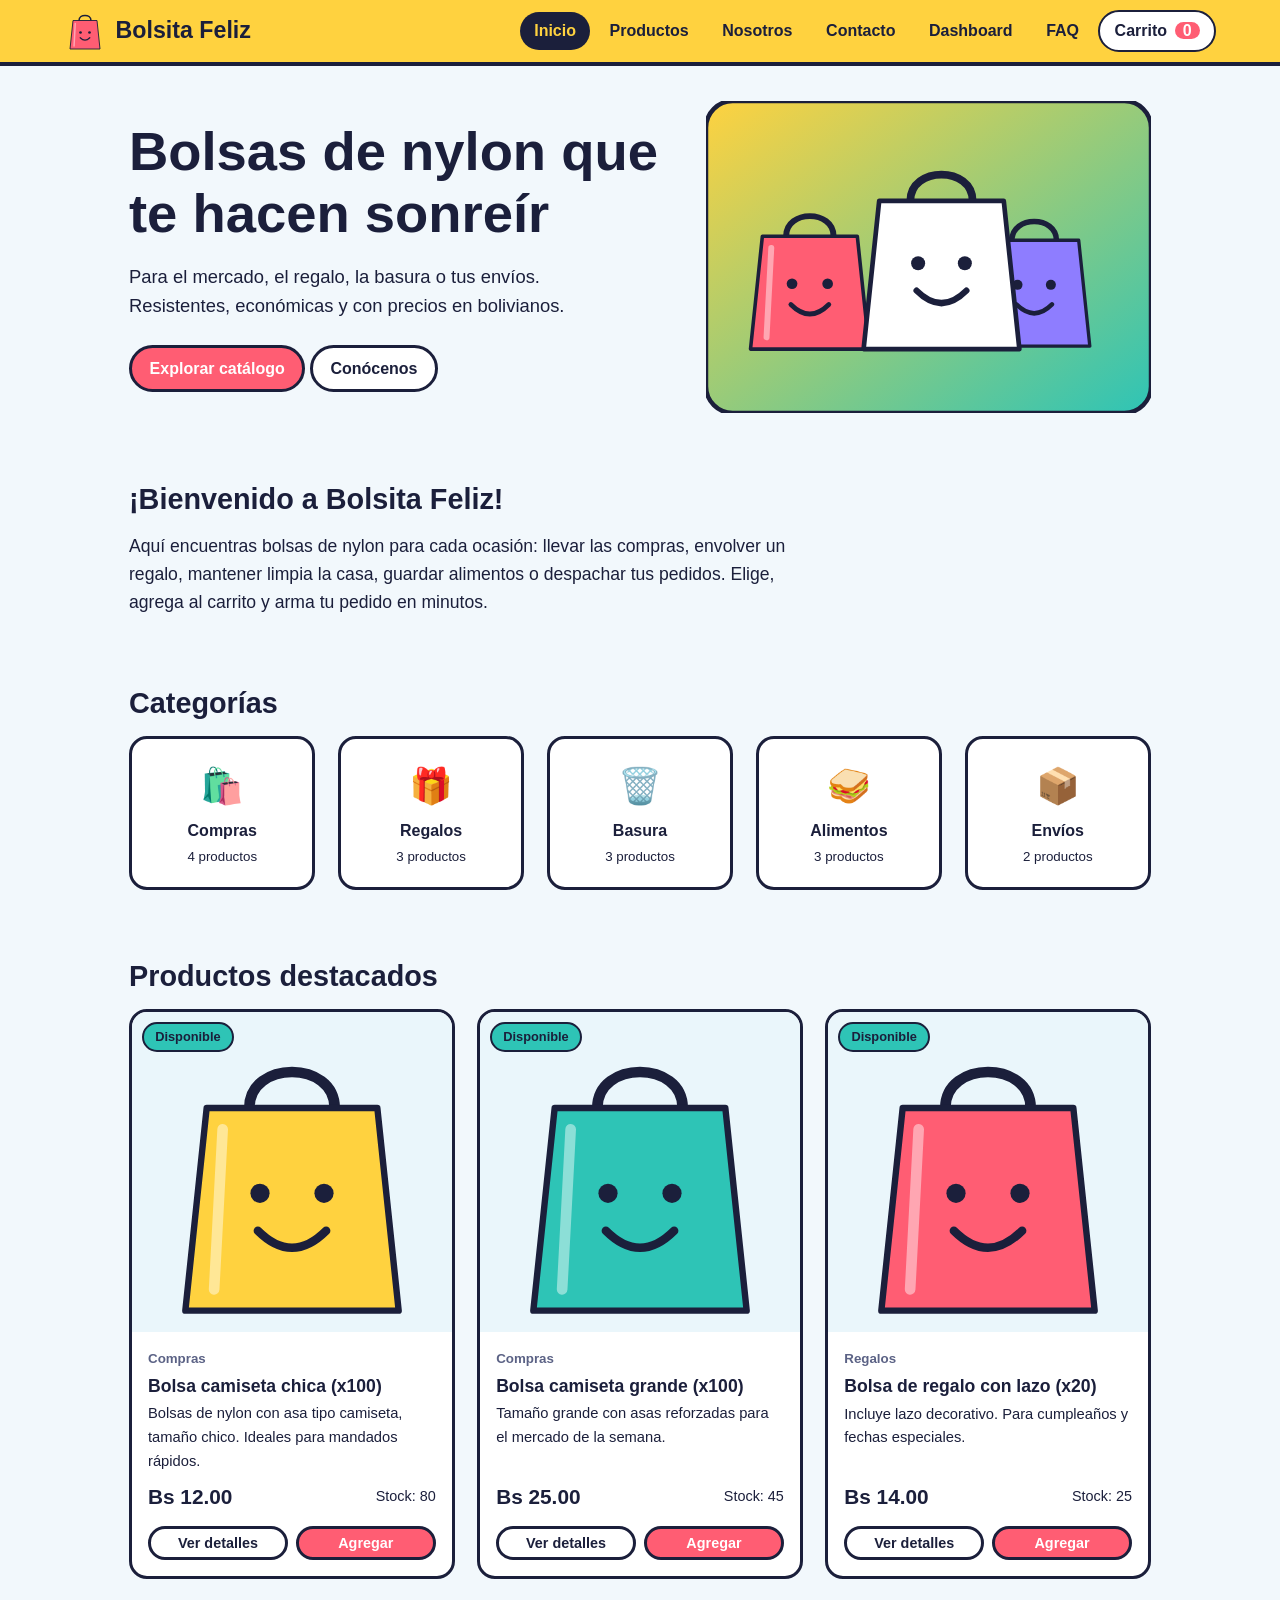
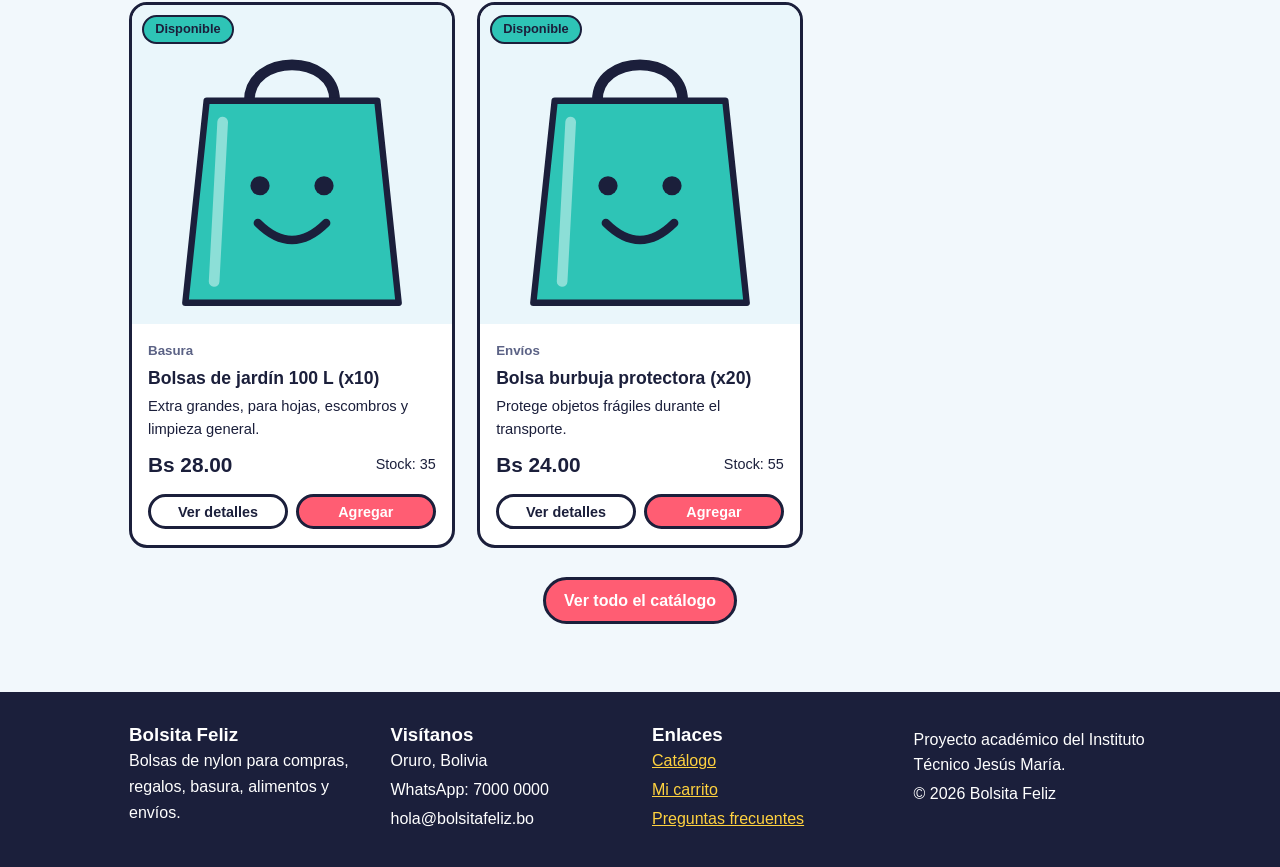
<file: index.html>
<!DOCTYPE html>
<html lang="es"><head><meta charset="UTF-8"><meta name="viewport" content="width=device-width,initial-scale=1">
<title>Inicio | Bolsita Feliz</title><meta name="description" content="Bolsita Feliz: bolsas de nylon para compras, regalos, basura, alimentos y envíos en Oruro.">
<link rel="icon" href="img/logo.svg"><link rel="stylesheet" href="css/estilos.css"></head>
<body><div id="cab"></div><main>
<section class="wrap hero"><div><h1>Bolsas de nylon que te hacen sonreír</h1>
<p>Para el mercado, el regalo, la basura o tus envíos. Resistentes, económicas y con precios en bolivianos.</p>
<a class="btn" href="productos.html">Explorar catálogo</a> <a class="btn sec" href="nosotros.html">Conócenos</a></div>
<img src="img/banner.svg" alt="Tres bolsas de colores con carita feliz"></section>
<section class="wrap"><h2>¡Bienvenido a Bolsita Feliz!</h2>
<p class="lead">Aquí encuentras bolsas de nylon para cada ocasión: llevar las compras, envolver un regalo, mantener limpia la casa, guardar alimentos o despachar tus pedidos. Elige, agrega al carrito y arma tu pedido en minutos.</p></section>
<section class="wrap"><h2>Categorías</h2><div id="categorias" class="grid cats"></div></section>
<section class="wrap"><h2>Productos destacados</h2><div id="destacados" class="grid"></div>
<p class="centro"><a class="btn" href="productos.html">Ver todo el catálogo</a></p></section></main><div id="pie"></div><script src="js/app.js"></script></body></html>
</file>
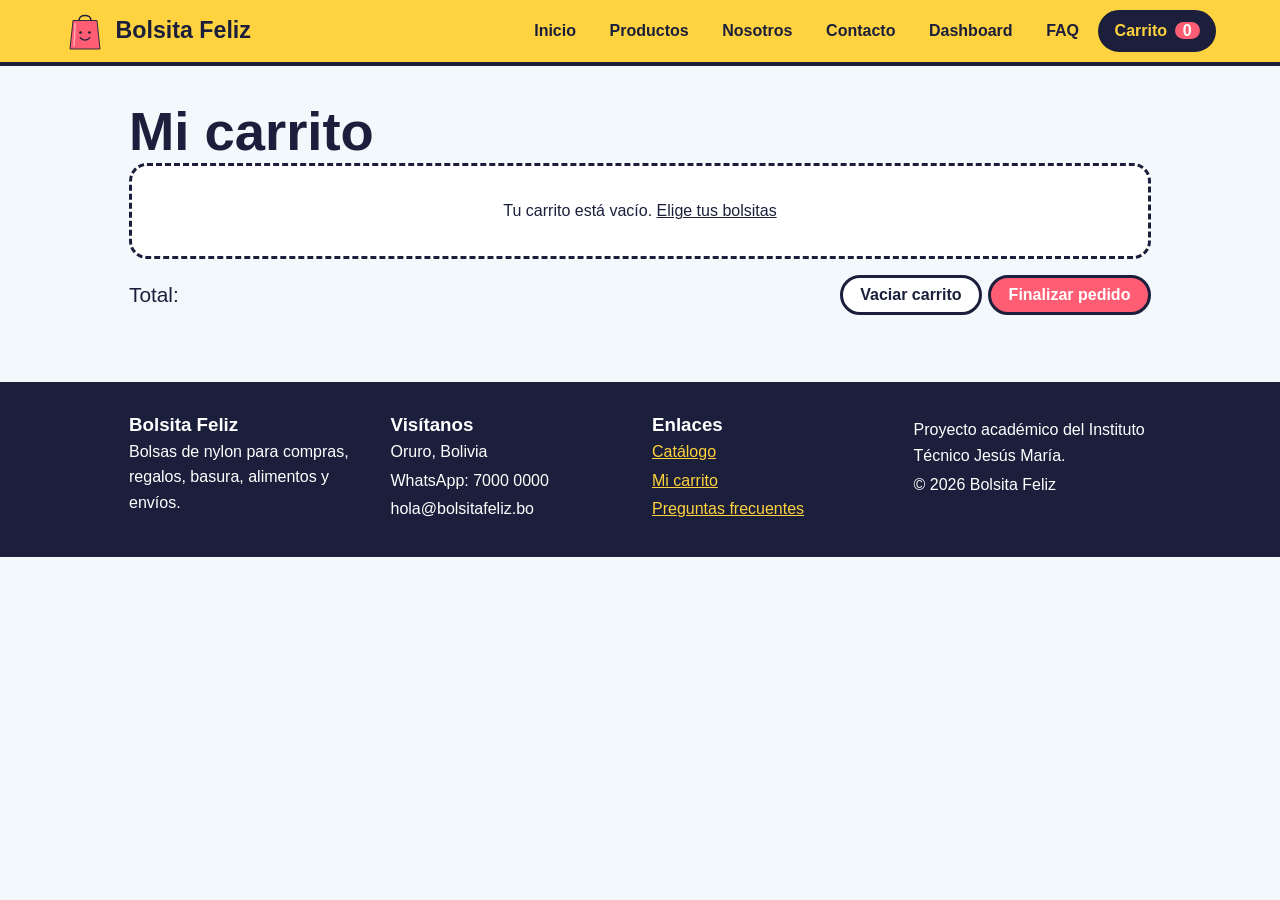
<file: carrito.html>
<!DOCTYPE html>
<html lang="es"><head><meta charset="UTF-8"><meta name="viewport" content="width=device-width,initial-scale=1">
<title>Carrito | Bolsita Feliz</title><meta name="description" content="Bolsita Feliz: bolsas de nylon para compras, regalos, basura, alimentos y envíos en Oruro.">
<link rel="icon" href="img/logo.svg"><link rel="stylesheet" href="css/estilos.css"></head>
<body><div id="cab"></div><main>
<section class="wrap"><h1>Mi carrito</h1><div id="items"></div>
<div id="resumen" class="resumen" hidden><div>Total: <b id="total"></b></div>
<div><button id="vaciar" class="btn sec">Vaciar carrito</button> <button id="comprar" class="btn">Finalizar pedido</button></div></div></section></main><div id="pie"></div><script src="js/app.js"></script><script src="js/carrito.js"></script></body></html>
</file>
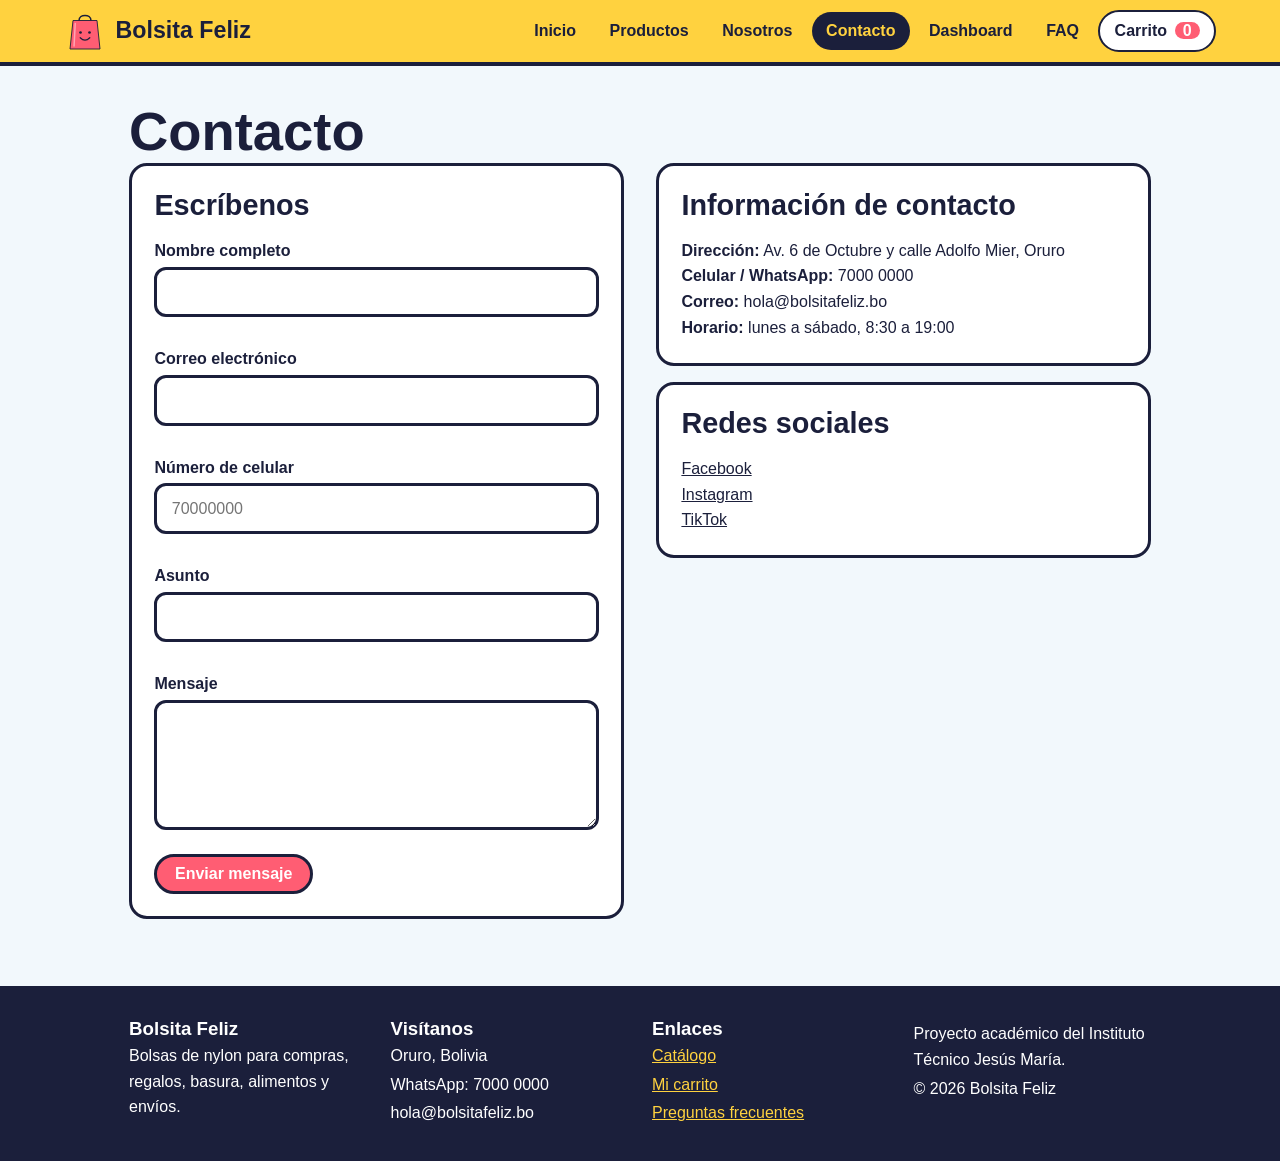
<file: contacto.html>
<!DOCTYPE html>
<html lang="es"><head><meta charset="UTF-8"><meta name="viewport" content="width=device-width,initial-scale=1">
<title>Contacto | Bolsita Feliz</title><meta name="description" content="Bolsita Feliz: bolsas de nylon para compras, regalos, basura, alimentos y envíos en Oruro.">
<link rel="icon" href="img/logo.svg"><link rel="stylesheet" href="css/estilos.css"></head>
<body><div id="cab"></div><main>
<section class="wrap"><h1>Contacto</h1><div class="dos">
<form id="form" class="caja" novalidate><h2>Escríbenos</h2>
<label for="nombre">Nombre completo</label><input id="nombre" autocomplete="name"><small class="err" id="e-nombre"></small>
<label for="email">Correo electrónico</label><input id="email" type="email" autocomplete="email"><small class="err" id="e-email"></small>
<label for="celular">Número de celular</label><input id="celular" inputmode="numeric" maxlength="8" placeholder="70000000"><small class="err" id="e-celular"></small>
<label for="asunto">Asunto</label><input id="asunto"><small class="err" id="e-asunto"></small>
<label for="mensaje">Mensaje</label><textarea id="mensaje"></textarea><small class="err" id="e-mensaje"></small>
<button class="btn" type="submit">Enviar mensaje</button><p id="ok" class="ok" role="status" hidden></p></form>
<div><div class="caja"><h2>Información de contacto</h2><p><b>Dirección:</b> Av. 6 de Octubre y calle Adolfo Mier, Oruro</p><p><b>Celular / WhatsApp:</b> 7000 0000</p><p><b>Correo:</b> hola@bolsitafeliz.bo</p><p><b>Horario:</b> lunes a sábado, 8:30 a 19:00</p></div>
<div class="caja"><h2>Redes sociales</h2><p><a href="https://www.facebook.com" target="_blank" rel="noopener">Facebook</a><br><a href="https://www.instagram.com" target="_blank" rel="noopener">Instagram</a><br><a href="https://www.tiktok.com" target="_blank" rel="noopener">TikTok</a></p></div></div></div></section></main><div id="pie"></div><script src="js/app.js"></script><script src="js/contacto.js"></script></body></html>
</file>
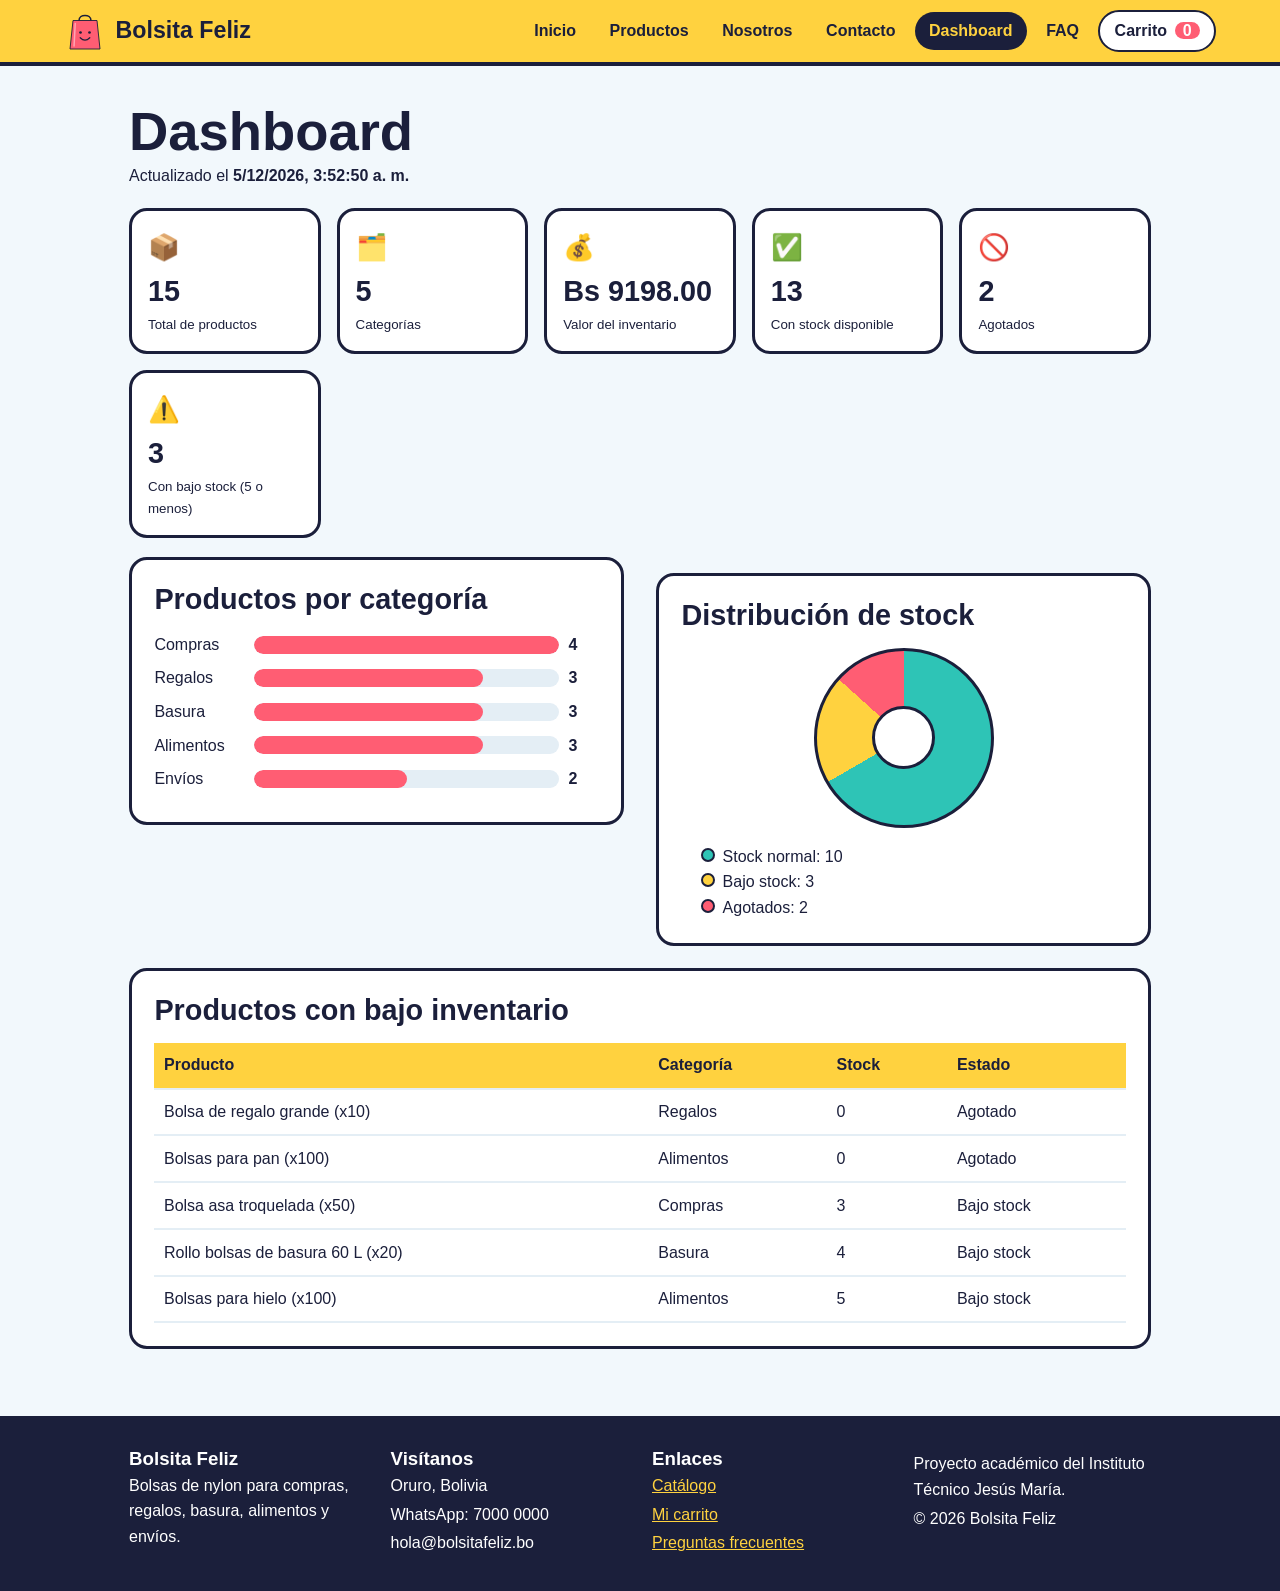
<file: dashboard.html>
<!DOCTYPE html>
<html lang="es"><head><meta charset="UTF-8"><meta name="viewport" content="width=device-width,initial-scale=1">
<title>Dashboard | Bolsita Feliz</title><meta name="description" content="Bolsita Feliz: bolsas de nylon para compras, regalos, basura, alimentos y envíos en Oruro.">
<link rel="icon" href="img/logo.svg"><link rel="stylesheet" href="css/estilos.css"></head>
<body><div id="cab"></div><main>
<section class="wrap"><h1>Dashboard</h1><p>Actualizado el <b id="fecha">…</b></p>
<div id="kpis" class="kpis"></div>
<div class="dos"><div class="caja"><h2>Productos por categoría</h2><div id="g-cat"></div></div>
<div class="caja"><h2>Distribución de stock</h2><div class="donut" id="donut" role="img" aria-label="Gráfico de distribución de stock"></div><ul class="ley" id="ley"></ul></div></div>
<div class="caja" style="margin-top:1.4rem"><h2>Productos con bajo inventario</h2><div class="tw"><table><thead><tr><th>Producto</th><th>Categoría</th><th>Stock</th><th>Estado</th></tr></thead><tbody id="tabla"></tbody></table></div></div></section></main><div id="pie"></div><script src="js/app.js"></script><script src="js/dashboard.js"></script></body></html>
</file>
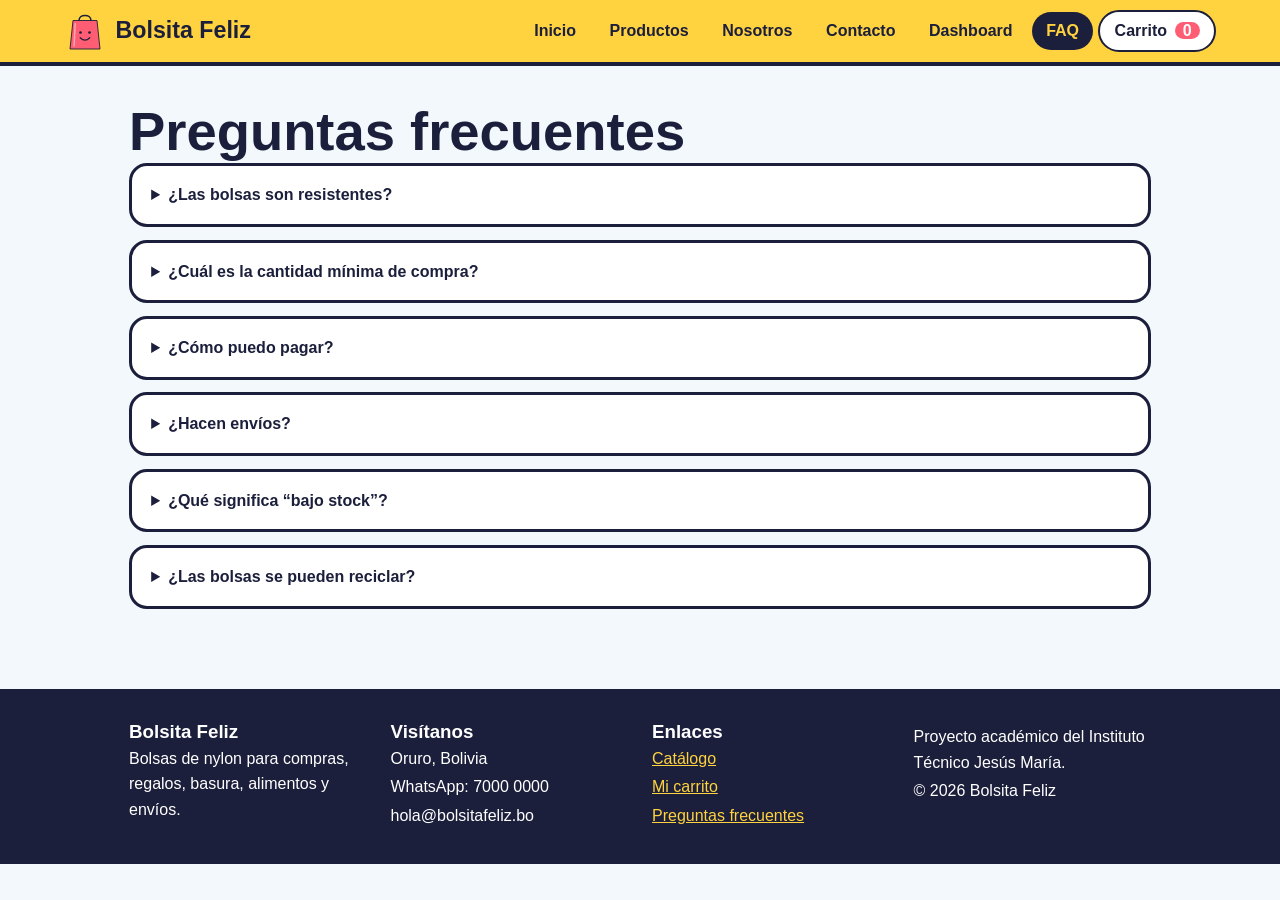
<file: faq.html>
<!DOCTYPE html>
<html lang="es"><head><meta charset="UTF-8"><meta name="viewport" content="width=device-width,initial-scale=1">
<title>Preguntas frecuentes | Bolsita Feliz</title><meta name="description" content="Bolsita Feliz: bolsas de nylon para compras, regalos, basura, alimentos y envíos en Oruro.">
<link rel="icon" href="img/logo.svg"><link rel="stylesheet" href="css/estilos.css"></head>
<body><div id="cab"></div><main>
<section class="wrap"><h1>Preguntas frecuentes</h1>
<details><summary>¿Las bolsas son resistentes?</summary><p>Sí. Usamos nylon de buen grosor y las asas están reforzadas en los modelos de compras.</p></details>
<details><summary>¿Cuál es la cantidad mínima de compra?</summary><p>Vendemos por paquete, como indica cada producto (por ejemplo x50 o x100).</p></details>
<details><summary>¿Cómo puedo pagar?</summary><p>Aceptamos efectivo y transferencia o QR. El pago se coordina al confirmar el pedido.</p></details>
<details><summary>¿Hacen envíos?</summary><p>Hacemos entregas en la ciudad de Oruro. Para otras ciudades, escríbenos desde la página de contacto.</p></details>
<details><summary>¿Qué significa “bajo stock”?</summary><p>Quedan 5 paquetes o menos. Si te interesa, agrégalo al carrito pronto.</p></details>
<details><summary>¿Las bolsas se pueden reciclar?</summary><p>Sí, el nylon se puede llevar a puntos de reciclaje de plástico. Cuéntanos si buscas opciones biodegradables.</p></details></section></main><div id="pie"></div><script src="js/app.js"></script></body></html>
</file>
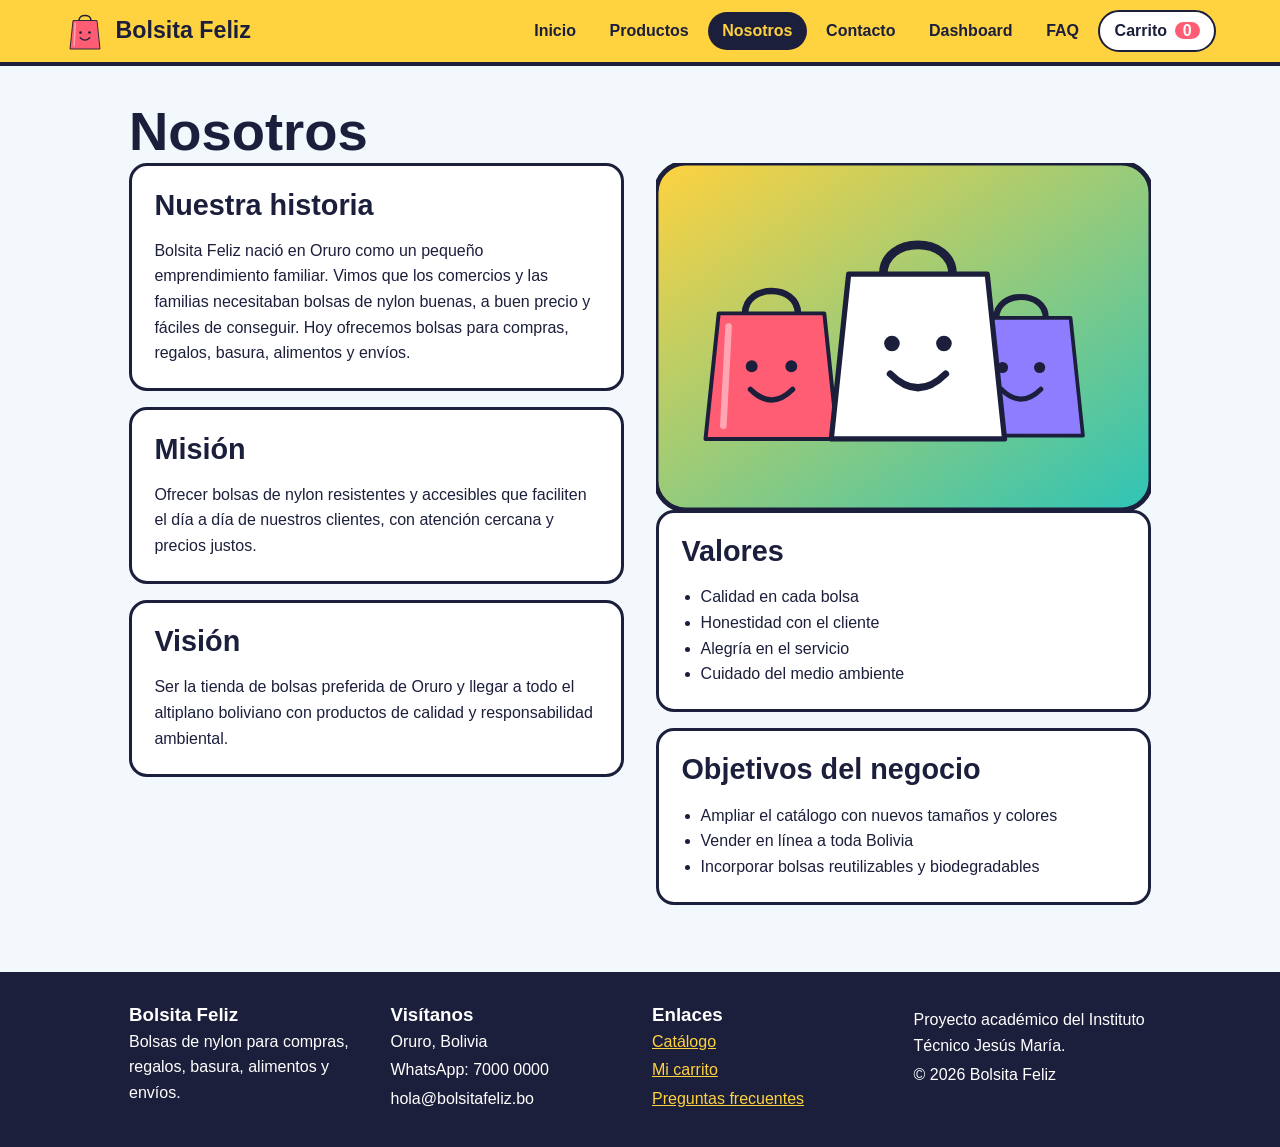
<file: nosotros.html>
<!DOCTYPE html>
<html lang="es"><head><meta charset="UTF-8"><meta name="viewport" content="width=device-width,initial-scale=1">
<title>Nosotros | Bolsita Feliz</title><meta name="description" content="Bolsita Feliz: bolsas de nylon para compras, regalos, basura, alimentos y envíos en Oruro.">
<link rel="icon" href="img/logo.svg"><link rel="stylesheet" href="css/estilos.css"></head>
<body><div id="cab"></div><main>
<section class="wrap"><h1>Nosotros</h1><div class="dos"><div>
<div class="caja"><h2>Nuestra historia</h2><p>Bolsita Feliz nació en Oruro como un pequeño emprendimiento familiar. Vimos que los comercios y las familias necesitaban bolsas de nylon buenas, a buen precio y fáciles de conseguir. Hoy ofrecemos bolsas para compras, regalos, basura, alimentos y envíos.</p></div>
<div class="caja"><h2>Misión</h2><p>Ofrecer bolsas de nylon resistentes y accesibles que faciliten el día a día de nuestros clientes, con atención cercana y precios justos.</p></div>
<div class="caja"><h2>Visión</h2><p>Ser la tienda de bolsas preferida de Oruro y llegar a todo el altiplano boliviano con productos de calidad y responsabilidad ambiental.</p></div></div>
<div><img src="img/banner.svg" alt="Bolsas de colores de Bolsita Feliz">
<div class="caja"><h2>Valores</h2><ul><li>Calidad en cada bolsa</li><li>Honestidad con el cliente</li><li>Alegría en el servicio</li><li>Cuidado del medio ambiente</li></ul></div>
<div class="caja"><h2>Objetivos del negocio</h2><ul><li>Ampliar el catálogo con nuevos tamaños y colores</li><li>Vender en línea a toda Bolivia</li><li>Incorporar bolsas reutilizables y biodegradables</li></ul></div></div></div></section></main><div id="pie"></div><script src="js/app.js"></script></body></html>
</file>
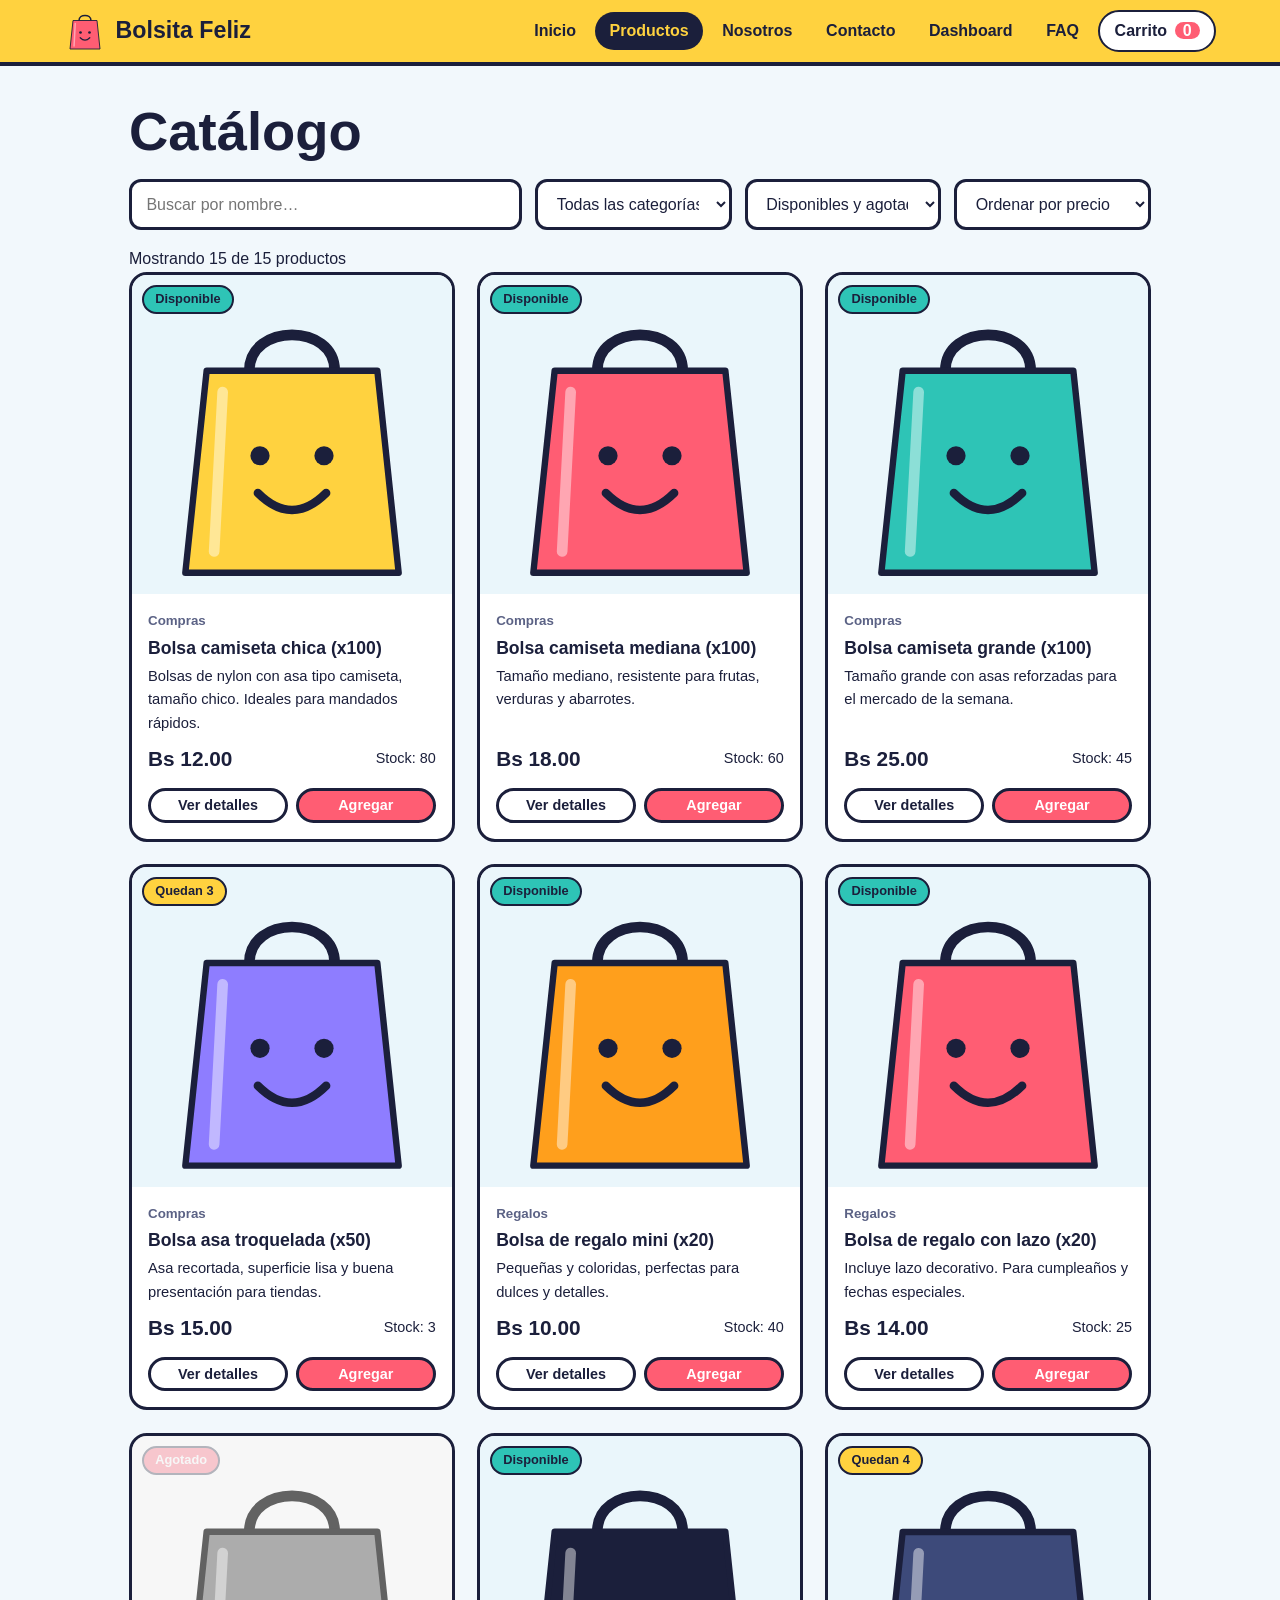
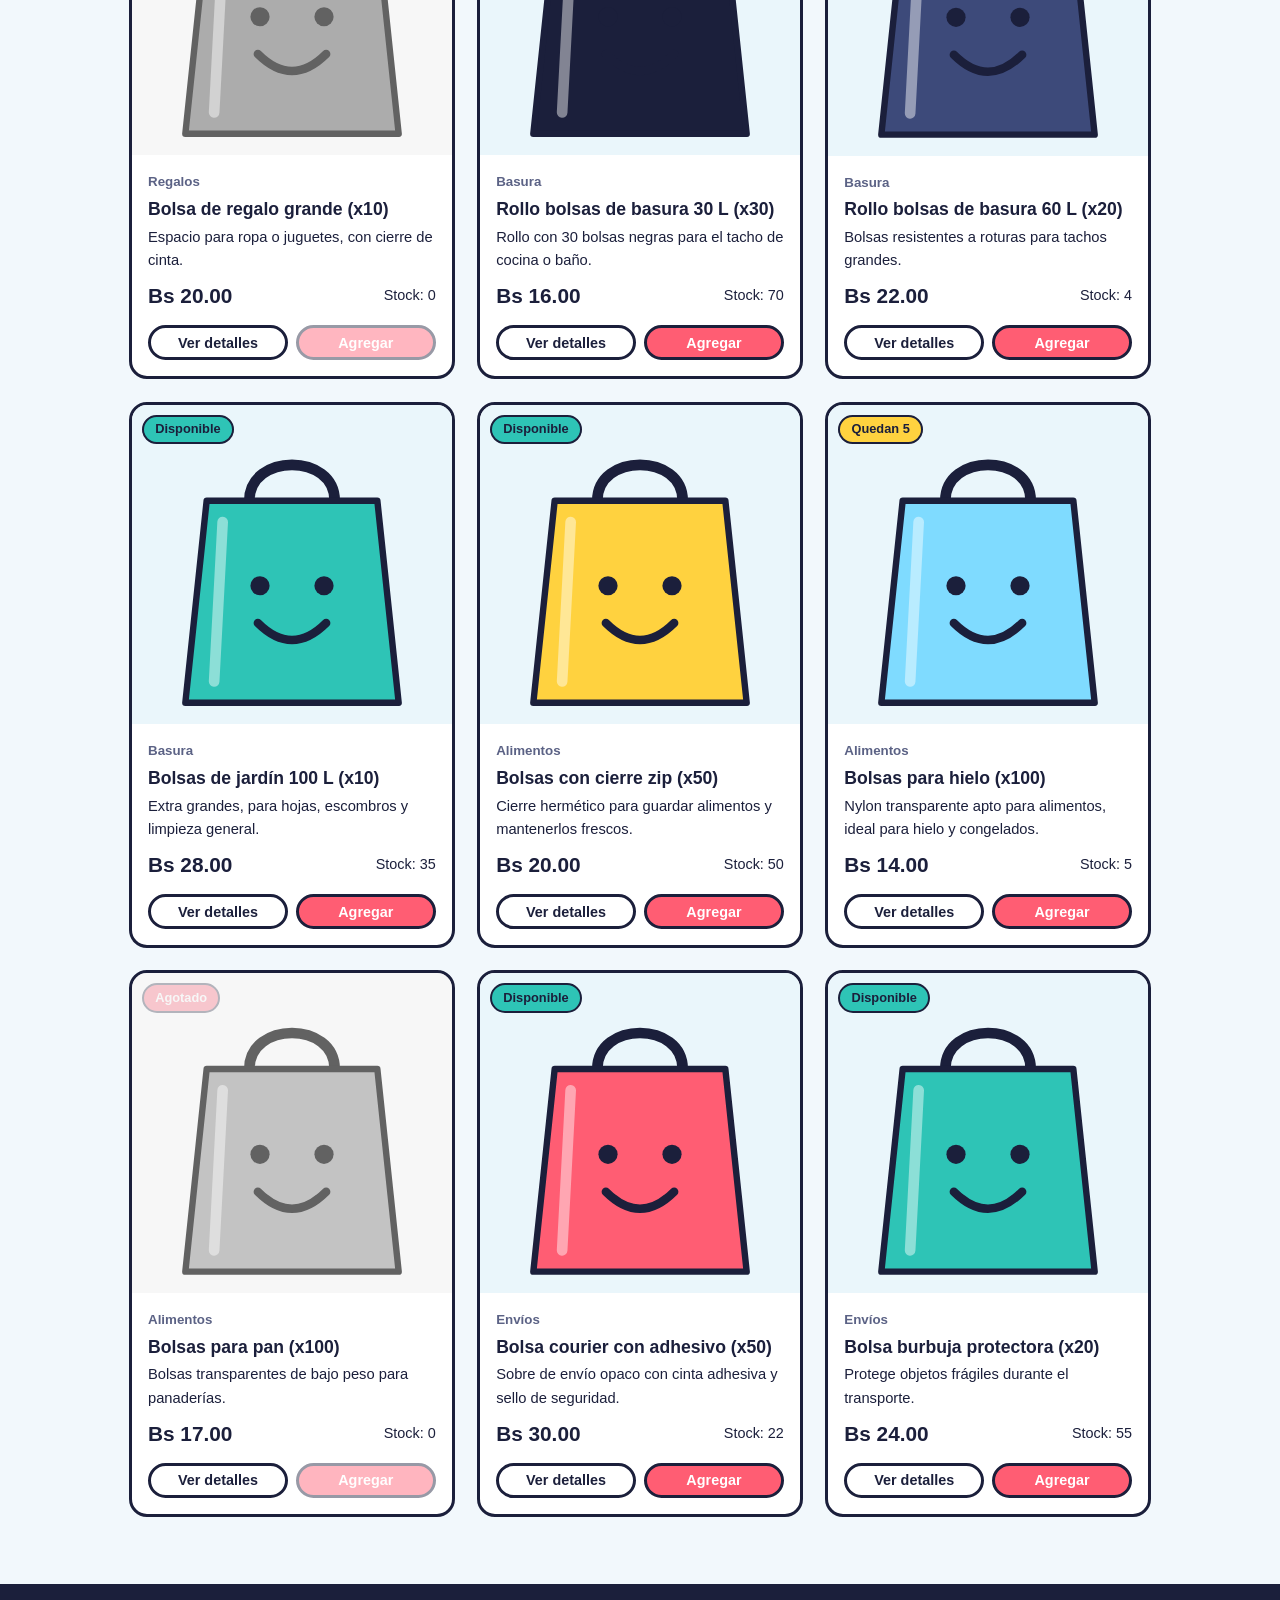
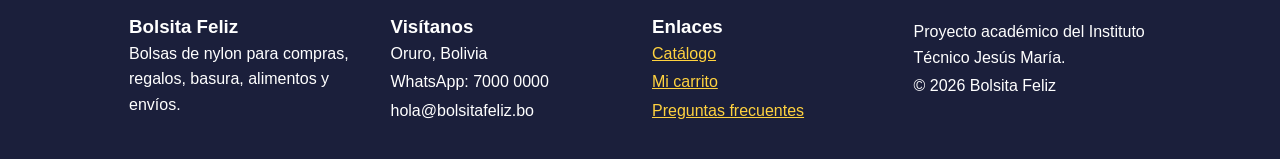
<file: productos.html>
<!DOCTYPE html>
<html lang="es"><head><meta charset="UTF-8"><meta name="viewport" content="width=device-width,initial-scale=1">
<title>Productos | Bolsita Feliz</title><meta name="description" content="Bolsita Feliz: bolsas de nylon para compras, regalos, basura, alimentos y envíos en Oruro.">
<link rel="icon" href="img/logo.svg"><link rel="stylesheet" href="css/estilos.css"></head>
<body><div id="cab"></div><main>
<section class="wrap"><h1>Catálogo</h1>
<div class="filtros"><input id="q" type="search" placeholder="Buscar por nombre…" aria-label="Buscar por nombre">
<select id="fcat" aria-label="Categoría"><option value="">Todas las categorías</option></select>
<select id="fdisp" aria-label="Disponibilidad"><option value="todos">Disponibles y agotados</option><option value="disp">Solo disponibles</option><option value="ago">Solo agotados</option></select>
<select id="ford" aria-label="Ordenar"><option value="">Ordenar por precio</option><option value="asc">Menor a mayor</option><option value="desc">Mayor a menor</option></select></div>
<p id="cuenta"></p><div id="lista" class="grid"></div></section></main><div id="pie"></div><script src="js/app.js"></script><script src="js/productos.js"></script></body></html>
</file>
<file: css/estilos.css>
:root{--am:#FFD23F;--ro:#FF5D73;--me:#2EC4B6;--az:#1B1F3B;--bg:#F2F8FC;--r:18px}
*{box-sizing:border-box;margin:0}
body{font-family:"Segoe UI",Roboto,Arial,sans-serif;background:var(--bg);color:var(--az);line-height:1.6}
h1,h2,h3{font-family:"Trebuchet MS","Segoe UI",sans-serif;line-height:1.15}
h1{font-size:clamp(2rem,5vw,3.4rem)}h2{font-size:1.8rem;margin-bottom:1rem}
img{max-width:100%;display:block}a{color:inherit}
:focus-visible{outline:3px solid var(--ro);outline-offset:2px}
.wrap{max-width:1150px;margin:0 auto;padding:2.2rem 5%}
.cab{position:sticky;top:0;z-index:20;display:flex;align-items:center;justify-content:space-between;gap:1rem;padding:.6rem 5%;background:var(--am);border-bottom:4px solid var(--az)}
.marca{display:flex;align-items:center;gap:.6rem;text-decoration:none;font:800 1.45rem "Trebuchet MS",sans-serif}
.marca img{width:42px;height:42px}
#nav{display:flex;align-items:center;gap:.3rem}
#nav a{padding:.4rem .9rem;border-radius:99px;text-decoration:none;font-weight:600;transition:background .2s,color .2s}
#nav a:hover,#nav a.act{background:var(--az);color:var(--am)}
#nav .carro{background:#fff;border:2px solid var(--az)}
#nav .carro b{background:var(--ro);color:#fff;border-radius:99px;padding:0 .5rem;margin-left:.2rem}
#burger{display:none;font-size:1.6rem;background:none;border:3px solid var(--az);border-radius:12px;padding:0 .6rem;cursor:pointer}
.hero{display:grid;grid-template-columns:1.1fr .9fr;gap:2rem;align-items:center}
.hero p{font-size:1.15rem;margin:1rem 0 1.5rem;max-width:46ch}
.btn{display:inline-block;border:3px solid var(--az);background:var(--ro);color:#fff;font-weight:700;font-size:1rem;padding:.5rem 1.1rem;border-radius:99px;cursor:pointer;text-decoration:none;transition:transform .15s,box-shadow .15s}
.btn:hover:not(:disabled){transform:translate(-2px,-2px);box-shadow:3px 3px 0 var(--az)}
.btn.sec{background:#fff;color:var(--az)}.btn:disabled{opacity:.45;cursor:not-allowed}
.lead{max-width:70ch;font-size:1.1rem}.centro{text-align:center;margin-top:1.8rem}
.grid{display:grid;grid-template-columns:repeat(auto-fill,minmax(240px,1fr));gap:1.4rem}
.card{background:#fff;border:3px solid var(--az);border-radius:var(--r);overflow:hidden;position:relative;display:flex;flex-direction:column;transition:transform .2s,box-shadow .2s}
.card:hover{transform:translateY(-6px);box-shadow:6px 6px 0 var(--az)}
.card.ago img{filter:grayscale(1);opacity:.7}
.cb{padding:1rem;display:flex;flex-direction:column;gap:.4rem;flex:1}
.cb h3{font-size:1.1rem}.cb p{font-size:.92rem;flex:1}.cb small{color:#5b6285;font-weight:600}
.pie-c{display:flex;justify-content:space-between;align-items:center;font-size:.9rem}
.pie-c strong{font-size:1.3rem}
.bts{display:flex;gap:.5rem;margin-top:.4rem}.bts .btn{flex:1;padding:.4rem .5rem;font-size:.9rem}
.tag{position:absolute;top:10px;left:10px;padding:.15rem .7rem;border-radius:99px;border:2px solid var(--az);font-size:.8rem;font-weight:700}
.verde{background:var(--me)}.ama{background:var(--am)}.rojo{background:var(--ro);color:#fff}
.cats{grid-template-columns:repeat(auto-fit,minmax(170px,1fr))}
.catb{display:flex;flex-direction:column;align-items:center;gap:.2rem;padding:1.2rem;background:#fff;border:3px solid var(--az);border-radius:var(--r);text-decoration:none;transition:background .2s}
.catb:hover{background:var(--am)}.catb span{font-size:2.2rem}
.filtros{display:grid;grid-template-columns:2fr 1fr 1fr 1fr;gap:.8rem;margin:1rem 0}
input,select,textarea{font:inherit;padding:.6rem .9rem;border:3px solid var(--az);border-radius:12px;background:#fff;width:100%;color:var(--az)}
textarea{min-height:130px;resize:vertical}
.vacio{grid-column:1/-1;text-align:center;padding:2rem;background:#fff;border:3px dashed var(--az);border-radius:var(--r)}
.dos{display:grid;grid-template-columns:1fr 1fr;gap:2rem;align-items:start}
.caja{background:#fff;border:3px solid var(--az);border-radius:var(--r);padding:1.4rem}
.caja+.caja{margin-top:1rem}.caja ul{padding-left:1.2rem}
form label{display:block;font-weight:700;margin:.8rem 0 .2rem}
.err{color:#C0213A;font-weight:600;display:block;min-height:1.2em}
.mal{border-color:#C0213A}
.ok{background:var(--me);border:3px solid var(--az);border-radius:var(--r);padding:1rem;margin-top:1rem;font-weight:700}
.kpis{display:grid;grid-template-columns:repeat(auto-fit,minmax(170px,1fr));gap:1rem;margin:1.2rem 0}
.kpi{background:#fff;border:3px solid var(--az);border-radius:var(--r);padding:1rem;display:flex;flex-direction:column}
.kpi span{font-size:1.6rem}.kpi strong{font-size:1.8rem;font-family:"Trebuchet MS",sans-serif}
.barra{display:grid;grid-template-columns:90px 1fr 30px;gap:.6rem;align-items:center;margin:.5rem 0}
.barra div{background:#E4EEF5;border-radius:99px;height:18px;overflow:hidden}
.barra i{display:block;height:100%;background:var(--ro);border-radius:99px}
.donut{width:180px;height:180px;border-radius:50%;margin:0 auto 1rem;border:3px solid var(--az);position:relative}
.donut::after{content:"";position:absolute;inset:32%;background:#fff;border-radius:50%;border:3px solid var(--az)}
.ley{list-style:none;padding:0}.ley i{display:inline-block;width:14px;height:14px;border-radius:50%;border:2px solid var(--az);margin-right:.5rem}
.tw{overflow-x:auto}table{width:100%;border-collapse:collapse;min-width:420px}
th,td{padding:.6rem;text-align:left;border-bottom:2px solid #E4EEF5}th{background:var(--am)}
.fila{display:grid;grid-template-columns:70px 1fr auto auto 40px;gap:1rem;align-items:center;background:#fff;border:3px solid var(--az);border-radius:var(--r);padding:.7rem 1rem;margin-bottom:.8rem}
.cant{display:flex;align-items:center;gap:.5rem}
.cant button,.x2{border:2px solid var(--az);background:#fff;border-radius:50%;width:32px;height:32px;cursor:pointer;font-weight:700}
.resumen{display:flex;flex-wrap:wrap;justify-content:space-between;align-items:center;gap:1rem;margin-top:1rem;font-size:1.3rem}
details{background:#fff;border:3px solid var(--az);border-radius:var(--r);padding:1rem 1.2rem;margin-bottom:.8rem}
summary{cursor:pointer;font-weight:700}details p{margin-top:.6rem}
.pie{background:var(--az);color:#fff;margin-top:2rem}
.pie .wrap{display:grid;grid-template-columns:repeat(auto-fit,minmax(220px,1fr));gap:1.5rem;padding-top:2rem;padding-bottom:2rem}
.pie a{color:var(--am)}.pie p{margin:.2rem 0}
.modal{position:fixed;inset:0;background:rgba(27,31,59,.7);display:none;align-items:center;justify-content:center;padding:1rem;z-index:50}
.modal.ver{display:flex}
.mc{background:#fff;border:3px solid var(--az);border-radius:var(--r);max-width:440px;width:100%;padding:1.4rem;position:relative;max-height:92vh;overflow:auto}
.mc img{border-radius:12px;margin-bottom:.8rem}.mc h2{font-size:1.4rem}.mc p{margin:.5rem 0}
.x{position:absolute;top:.6rem;right:.6rem;border:2px solid var(--az);background:#fff;border-radius:50%;width:34px;height:34px;cursor:pointer}
#toast{position:fixed;bottom:20px;left:50%;transform:translate(-50%,120px);background:var(--az);color:#fff;padding:.7rem 1.2rem;border-radius:99px;transition:transform .3s;z-index:60}
#toast.ver{transform:translate(-50%,0)}
@media(max-width:800px){
.hero,.dos,.filtros{grid-template-columns:1fr}
#burger{display:block}
#nav{display:none;position:absolute;top:100%;left:0;right:0;flex-direction:column;align-items:stretch;background:var(--am);padding:.8rem 5%;border-bottom:4px solid var(--az)}
#nav.abierto{display:flex}
.fila{grid-template-columns:60px 1fr;}
}
@media(prefers-reduced-motion:reduce){*{transition:none!important}}
</file>
